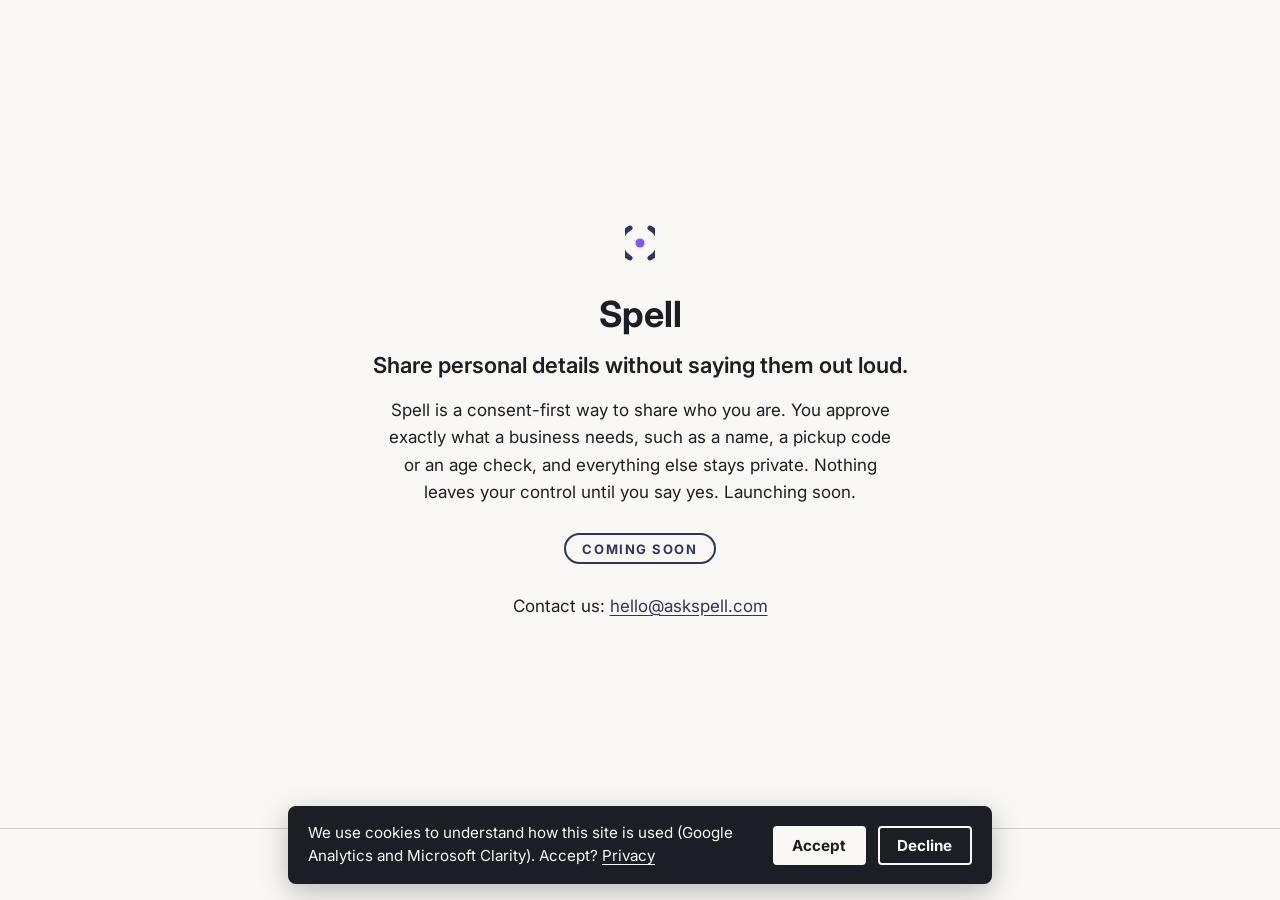
<file: index.html>
<!doctype html>
<html lang="en" data-gtm="GTM-5VDJWGL6" data-clarity="zhxpo6tgbb" data-privacy="/privacy/">
<head>
<meta charset="utf-8">
<meta name="viewport" content="width=device-width, initial-scale=1">
<meta name="theme-color" content="#FAF8F4">
<link rel="icon" href="/assets/favicon.svg" type="image/svg+xml">
<link rel="icon" href="/assets/favicon.png" type="image/png" sizes="180x180">
<link rel="apple-touch-icon" href="/assets/favicon.png">
<link rel="preconnect" href="https://fonts.googleapis.com">
<link rel="preconnect" href="https://fonts.gstatic.com" crossorigin>
<link rel="stylesheet" href="https://fonts.googleapis.com/css2?family=Inter:wght@600;700&amp;display=swap">
<link rel="stylesheet" href="/assets/brand.css">
<link rel="stylesheet" href="/assets/site.css">
<script src="/assets/consent.js" defer></script>
<title>Spell — Coming soon</title>
<meta name="description" content="Spell is a consent-first way to share who you are. You approve exactly what a business needs, such as a name, a pickup code or an age check, and everything else stays private. Nothing leaves your control until you say yes. Launching soon.">
<link rel="canonical" href="https://askspell.com/">
<meta property="og:type" content="website">
<meta property="og:site_name" content="Spell">
<meta property="og:title" content="Spell — Coming soon">
<meta property="og:description" content="Spell is a consent-first way to share who you are. You approve exactly what a business needs, such as a name, a pickup code or an age check, and everything else stays private. Nothing leaves your control until you say yes. Launching soon.">
<meta property="og:url" content="https://askspell.com/">
<meta property="og:image" content="https://askspell.com/assets/og-image.png">
<meta name="twitter:card" content="summary_large_image">
<meta name="twitter:title" content="Spell — Coming soon">
<meta name="twitter:description" content="Spell is a consent-first way to share who you are. You approve exactly what a business needs, such as a name, a pickup code or an age check, and everything else stays private. Nothing leaves your control until you say yes. Launching soon.">
<meta name="twitter:image" content="https://askspell.com/assets/og-image.png">
</head>
<body>
<a class="skip" href="#main">Skip to content</a>
<main id="main" class="stage">
  <div class="stage-inner">
    <img class="logo" src="/assets/logo.svg" alt="Spell logo">
    <h1 class="brand-name">Spell</h1>
    <p class="tagline">Share personal details without saying them out loud.</p>
    <p class="description">Spell is a consent-first way to share who you are. You approve exactly what a business needs, such as a name, a pickup code or an age check, and everything else stays private. Nothing leaves your control until you say yes. Launching soon.</p>
    <p class="badge">Coming soon</p>
    <p class="contact">Contact us: <a href="mailto:hello@askspell.com">hello@askspell.com</a></p>
  </div>
</main>
<footer class="site-footer">
  <span class="motto"><span data-egg>e</span> pluribus unum</span><span class="sep" aria-hidden="true">&middot;</span><span>&copy; 2026 Spell. All rights reserved.</span><span class="sep" aria-hidden="true">&middot;</span><a href="/privacy/">Privacy</a><span class="sep" aria-hidden="true">&middot;</span><button type="button" class="link-button" data-consent-open>Cookie settings</button>
</footer>
</body>
</html>
</file>
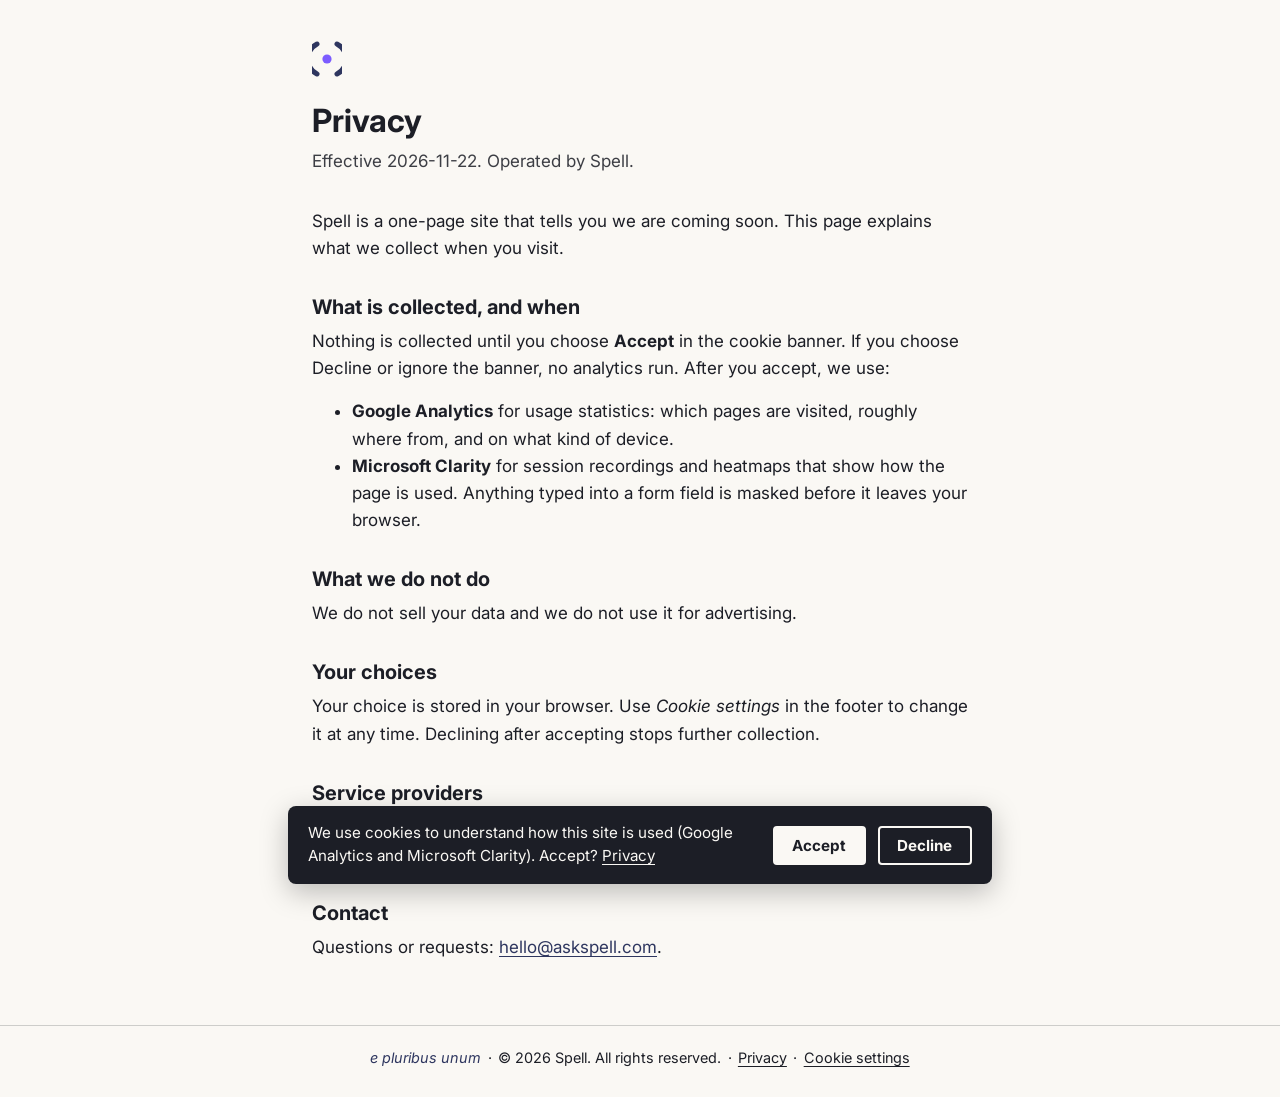
<file: privacy/index.html>
<!doctype html>
<html lang="en" data-gtm="GTM-5VDJWGL6" data-clarity="zhxpo6tgbb" data-privacy="/privacy/">
<head>
<meta charset="utf-8">
<meta name="viewport" content="width=device-width, initial-scale=1">
<meta name="theme-color" content="#FAF8F4">
<link rel="icon" href="/assets/favicon.svg" type="image/svg+xml">
<link rel="icon" href="/assets/favicon.png" type="image/png" sizes="180x180">
<link rel="apple-touch-icon" href="/assets/favicon.png">
<link rel="preconnect" href="https://fonts.googleapis.com">
<link rel="preconnect" href="https://fonts.gstatic.com" crossorigin>
<link rel="stylesheet" href="https://fonts.googleapis.com/css2?family=Inter:wght@600;700&amp;display=swap">
<link rel="stylesheet" href="/assets/brand.css">
<link rel="stylesheet" href="/assets/site.css">
<script src="/assets/consent.js" defer></script>
<title>Privacy — Spell</title>
<meta name="description" content="How Spell handles analytics and your privacy choices.">
<link rel="canonical" href="https://askspell.com/privacy/">
</head>
<body>
<a class="skip" href="#main">Skip to content</a>
<main id="main" class="doc">
  <div class="doc-head">
    <a href="/"><img class="logo" src="/assets/logo.svg" alt="Spell home"></a>
    <h1>Privacy</h1>
    <p class="meta">Effective 2026-11-22. Operated by Spell.</p>
  </div>
  <p>Spell is a one-page site that tells you we are coming soon. This page explains what we collect when you visit.</p>

  <h2>What is collected, and when</h2>
  <p>Nothing is collected until you choose <strong>Accept</strong> in the cookie banner. If you choose Decline or ignore the banner, no analytics run. After you accept, we use:</p>
  <ul>
    <li><strong>Google Analytics</strong> for usage statistics: which pages are visited, roughly where from, and on what kind of device.</li>
    <li><strong>Microsoft Clarity</strong> for session recordings and heatmaps that show how the page is used. Anything typed into a form field is masked before it leaves your browser.</li>
  </ul>

  <h2>What we do not do</h2>
  <p>We do not sell your data and we do not use it for advertising.</p>

  <h2>Your choices</h2>
  <p>Your choice is stored in your browser. Use <em>Cookie settings</em> in the footer to change it at any time. Declining after accepting stops further collection.</p>

  <h2>Service providers</h2>
  <p>Google and Microsoft process this data for us. See the <a href="https://policies.google.com/privacy" rel="noopener">Google privacy statement</a> and the <a href="https://privacy.microsoft.com/privacystatement" rel="noopener">Microsoft privacy statement</a>.</p>

  <h2>Contact</h2>
  <p>Questions or requests: <a href="mailto:hello@askspell.com">hello@askspell.com</a>.</p>
</main>
<footer class="site-footer">
  <span class="motto"><span data-egg>e</span> pluribus unum</span><span class="sep" aria-hidden="true">&middot;</span><span>&copy; 2026 Spell. All rights reserved.</span><span class="sep" aria-hidden="true">&middot;</span><a href="/privacy/">Privacy</a><span class="sep" aria-hidden="true">&middot;</span><button type="button" class="link-button" data-consent-open>Cookie settings</button>
</footer>
</body>
</html>
</file>
<file: assets/brand.css>
:root {
  --brand-primary: #2E365F;
  --brand-accent: #7C5CFF;
  --brand-bg: #FAF8F4;
  --brand-text: #1C1E26;
  --font-heading: 'Inter', system-ui, -apple-system, 'Segoe UI', Roboto, sans-serif;
  --font-body: 'Inter', system-ui, -apple-system, 'Segoe UI', Roboto, sans-serif;
}
</file>
<file: assets/site.css>
*, *::before, *::after { box-sizing: border-box; }
html { -webkit-text-size-adjust: 100%; }
body {
  margin: 0;
  min-height: 100vh;
  min-height: 100dvh;
  display: flex;
  flex-direction: column;
  background: var(--brand-bg);
  color: var(--brand-text);
  font: 400 1.0625rem/1.6 var(--font-body);
}
a { color: var(--brand-primary); text-underline-offset: 0.2em; }
a:hover { text-decoration-thickness: 2px; }
a:focus-visible, button:focus-visible { outline: 3px solid var(--brand-accent); outline-offset: 3px; border-radius: 2px; }

.sr-only {
  position: absolute; width: 1px; height: 1px; margin: -1px; padding: 0;
  overflow: hidden; clip: rect(0 0 0 0); white-space: nowrap; border: 0;
}
.skip { position: absolute; left: 1rem; top: -4rem; padding: 0.5rem 1rem; background: var(--brand-text); color: var(--brand-bg); z-index: 200; }
.skip:focus { top: 1rem; }

.stage {
  flex: 1;
  display: flex;
  flex-direction: column;
  align-items: center;
  justify-content: center;
  padding: 3rem 1.5rem 2rem;
  text-align: center;
}
.stage-inner { width: 100%; max-width: 36rem; animation: rise 0.7s ease-out both; }
.logo { display: block; max-width: min(16rem, 70%); max-height: 7rem; width: auto; height: auto; margin: 0 auto 2rem; }
.brand-name { font: 700 2.25rem/1.15 var(--font-heading); margin: 0 0 1rem; }
.tagline { font: 600 1.375rem/1.35 var(--font-heading); margin: 0 0 1rem; }
.description { margin: 0 auto 1.75rem; max-width: 32rem; }
.badge {
  display: inline-block;
  margin: 0 0 1.75rem;
  padding: 0.35rem 1rem;
  border: 2px solid var(--brand-primary);
  border-radius: 999px;
  color: var(--brand-primary);
  font: 700 0.8125rem/1.2 var(--font-heading);
  letter-spacing: 0.12em;
  text-transform: uppercase;
}
.contact { margin: 0; }

.site-footer {
  padding: 1.25rem 1.5rem 1.75rem;
  border-top: 1px solid color-mix(in srgb, var(--brand-text) 20%, transparent);
  text-align: center;
  font-size: 0.9rem;
}
.site-footer a, .site-footer button { color: var(--brand-text); }
.site-footer .sep { margin: 0 0.4rem; }
.site-footer .motto { font-family: var(--font-heading); font-style: italic; color: var(--brand-primary); }
.link-button { background: none; border: 0; padding: 0; font: inherit; text-decoration: underline; text-underline-offset: 0.2em; cursor: pointer; }

.doc { width: 100%; max-width: 44rem; margin: 0 auto; padding: 2.5rem 1.5rem 3rem; flex: 1; }
.doc-head { margin-bottom: 2rem; }
.doc-head .logo { margin: 0 0 1.5rem; max-width: 12rem; max-height: 4.5rem; }
.doc h1 { font: 700 2rem/1.2 var(--font-heading); margin: 0 0 0.5rem; }
.doc h2 { font: 700 1.25rem/1.3 var(--font-heading); margin: 2rem 0 0.5rem; }
.doc p, .doc ul { margin: 0 0 1rem; }
.doc .meta { opacity: 0.85; }

.consent-banner {
  position: fixed; left: 1rem; right: 1rem; bottom: 1rem; z-index: 100;
  max-width: 44rem; margin: 0 auto; padding: 1rem 1.25rem;
  display: flex; flex-wrap: wrap; align-items: center; gap: 0.75rem 1.5rem;
  background: var(--brand-text); color: var(--brand-bg);
  border-radius: 8px; box-shadow: 0 8px 28px rgba(0, 0, 0, 0.25);
  font-size: 0.95rem; line-height: 1.5;
}
.consent-text { flex: 1 1 16rem; margin: 0; }
.consent-link { color: var(--brand-bg); }
.consent-actions { display: flex; gap: 0.75rem; }
.consent-btn {
  padding: 0.5rem 1.1rem; border: 2px solid var(--brand-bg); border-radius: 4px;
  background: transparent; color: var(--brand-bg); font: 700 0.95rem var(--font-body); cursor: pointer;
}
.consent-btn--accept { background: var(--brand-bg); color: var(--brand-text); }
.consent-btn:hover { opacity: 0.88; }
.consent-btn:focus-visible, .consent-link:focus-visible { outline: 3px solid var(--brand-bg); outline-offset: 2px; }

@keyframes rise { from { opacity: 0; transform: translateY(0.75rem); } to { opacity: 1; transform: none; } }
@media (max-width: 480px) {
  .brand-name { font-size: 1.875rem; }
  .tagline { font-size: 1.1875rem; }
  .consent-actions { width: 100%; }
  .consent-btn { flex: 1; }
}
@media (prefers-reduced-motion: reduce) {
  .stage-inner { animation: none; }
}
</file>
